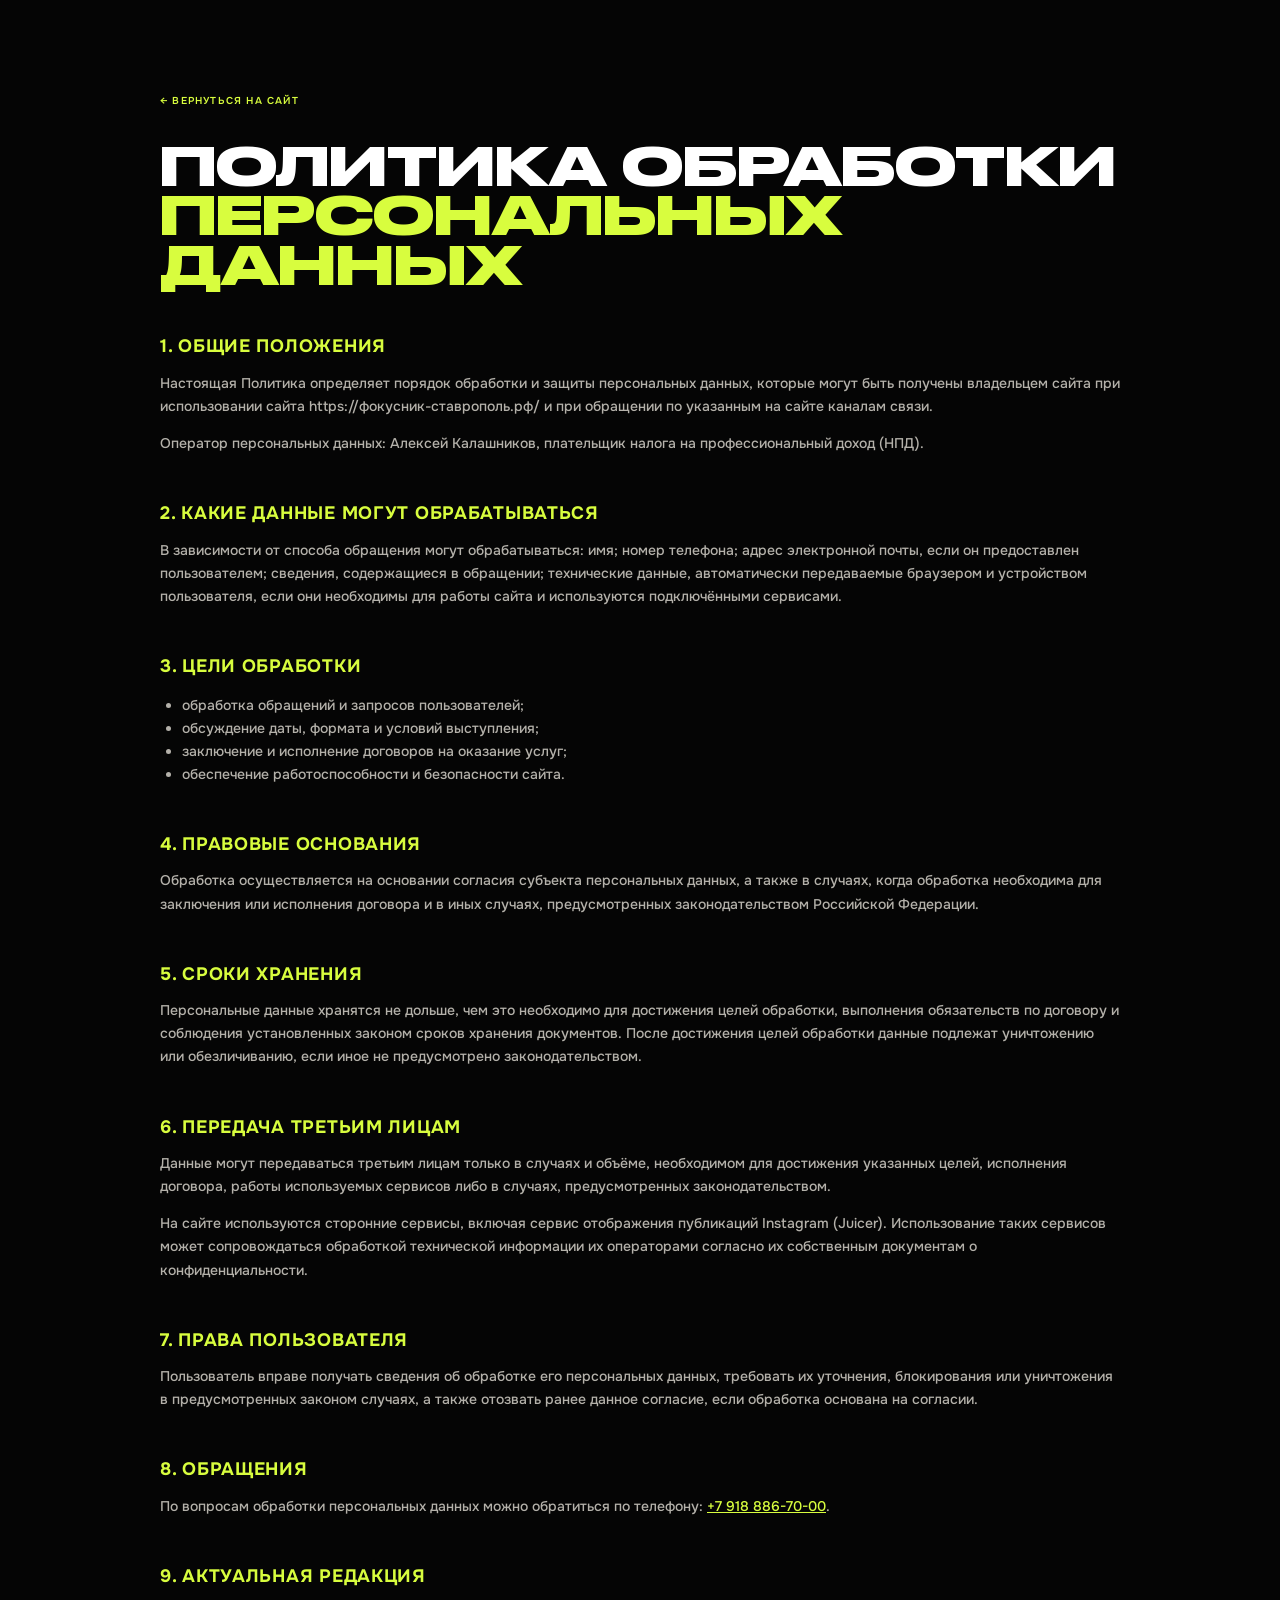
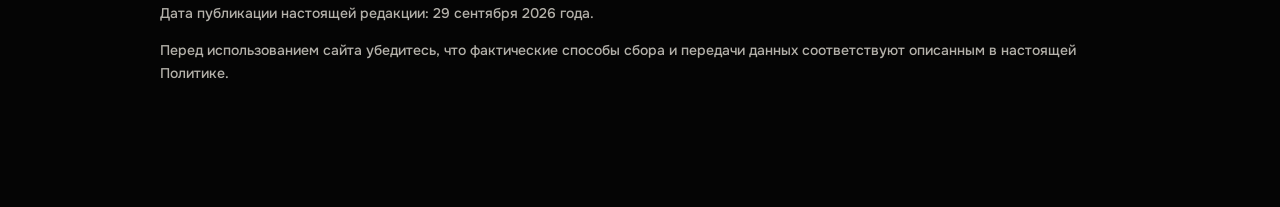
<file: privacy.html>
<!doctype html>
<html lang="ru">
<head>
  <meta charset="UTF-8">
  <meta name="viewport" content="width=device-width, initial-scale=1.0">
  <meta name="theme-color" content="#050505">
  <title>Политика обработки персональных данных — Алексей Калашников</title>
  <link href="https://fonts.googleapis.com/css2?family=Onest:wght@400;500;600&display=swap" rel="stylesheet">
  <style>
    @font-face{font-family:'KalashnikovHead';src:url(druk.woff) format('woff');font-weight:100 900;font-display:swap}
    :root{--lime:#d8fd3e;--mono:Onest,system-ui,sans-serif}
    *{box-sizing:border-box}body{margin:0;background:#050505}
    .privacy-page{min-height:100vh;background:#050505;color:#eeeae1}
    .privacy-page__inner{width:min(88vw,960px);margin:0 auto;padding:10vh 0 12vh}
    .privacy-page h1{margin:0;color:#fff;font:800 clamp(24px,4.4vw,52px)/.95 'KalashnikovHead',Impact,sans-serif;text-transform:uppercase}
    .privacy-page h2{margin:48px 0 14px;color:var(--lime);font:700 18px/1.2 var(--mono);letter-spacing:.04em}
    .privacy-page p,.privacy-page li{color:#b4b1aa;font:500 14px/1.65 var(--mono)}
    .privacy-page ul{padding-left:22px}
    .privacy-page a{color:var(--lime)}
    .privacy-page__back{display:inline-block;margin-bottom:34px;color:#777;text-decoration:none;font:600 10px/1 var(--mono);letter-spacing:.12em;text-transform:uppercase}
  </style>
</head>
<body>
  <main class="privacy-page">
    <div class="privacy-page__inner">
      <a class="privacy-page__back" href="./">← Вернуться на сайт</a>
      <h1>ПОЛИТИКА ОБРАБОТКИ<br><span style="color:var(--lime)">ПЕРСОНАЛЬНЫХ ДАННЫХ</span></h1>

      <h2>1. ОБЩИЕ ПОЛОЖЕНИЯ</h2>
      <p>Настоящая Политика определяет порядок обработки и защиты персональных данных, которые могут быть получены владельцем сайта при использовании сайта https://фокусник-ставрополь.рф/ и при обращении по указанным на сайте каналам связи.</p>
      <p>Оператор персональных данных: Алексей Калашников, плательщик налога на профессиональный доход (НПД).</p>

      <h2>2. КАКИЕ ДАННЫЕ МОГУТ ОБРАБАТЫВАТЬСЯ</h2>
      <p>В зависимости от способа обращения могут обрабатываться: имя; номер телефона; адрес электронной почты, если он предоставлен пользователем; сведения, содержащиеся в обращении; технические данные, автоматически передаваемые браузером и устройством пользователя, если они необходимы для работы сайта и используются подключёнными сервисами.</p>

      <h2>3. ЦЕЛИ ОБРАБОТКИ</h2>
      <ul>
        <li>обработка обращений и запросов пользователей;</li>
        <li>обсуждение даты, формата и условий выступления;</li>
        <li>заключение и исполнение договоров на оказание услуг;</li>
        <li>обеспечение работоспособности и безопасности сайта.</li>
      </ul>

      <h2>4. ПРАВОВЫЕ ОСНОВАНИЯ</h2>
      <p>Обработка осуществляется на основании согласия субъекта персональных данных, а также в случаях, когда обработка необходима для заключения или исполнения договора и в иных случаях, предусмотренных законодательством Российской Федерации.</p>

      <h2>5. СРОКИ ХРАНЕНИЯ</h2>
      <p>Персональные данные хранятся не дольше, чем это необходимо для достижения целей обработки, выполнения обязательств по договору и соблюдения установленных законом сроков хранения документов. После достижения целей обработки данные подлежат уничтожению или обезличиванию, если иное не предусмотрено законодательством.</p>

      <h2>6. ПЕРЕДАЧА ТРЕТЬИМ ЛИЦАМ</h2>
      <p>Данные могут передаваться третьим лицам только в случаях и объёме, необходимом для достижения указанных целей, исполнения договора, работы используемых сервисов либо в случаях, предусмотренных законодательством.</p>
      <p>На сайте используются сторонние сервисы, включая сервис отображения публикаций Instagram (Juicer). Использование таких сервисов может сопровождаться обработкой технической информации их операторами согласно их собственным документам о конфиденциальности.</p>

      <h2>7. ПРАВА ПОЛЬЗОВАТЕЛЯ</h2>
      <p>Пользователь вправе получать сведения об обработке его персональных данных, требовать их уточнения, блокирования или уничтожения в предусмотренных законом случаях, а также отозвать ранее данное согласие, если обработка основана на согласии.</p>

      <h2>8. ОБРАЩЕНИЯ</h2>
      <p>По вопросам обработки персональных данных можно обратиться по телефону: <a href="tel:+79188867000">+7 918 886-70-00</a>.</p>

      <h2>9. АКТУАЛЬНАЯ РЕДАКЦИЯ</h2>
      <p>Дата публикации настоящей редакции: 29 сентября 2026 года.</p>
      <p>Перед использованием сайта убедитесь, что фактические способы сбора и передачи данных соответствуют описанным в настоящей Политике.</p>
    </div>
  </main>
</body>
</html>
</file>
